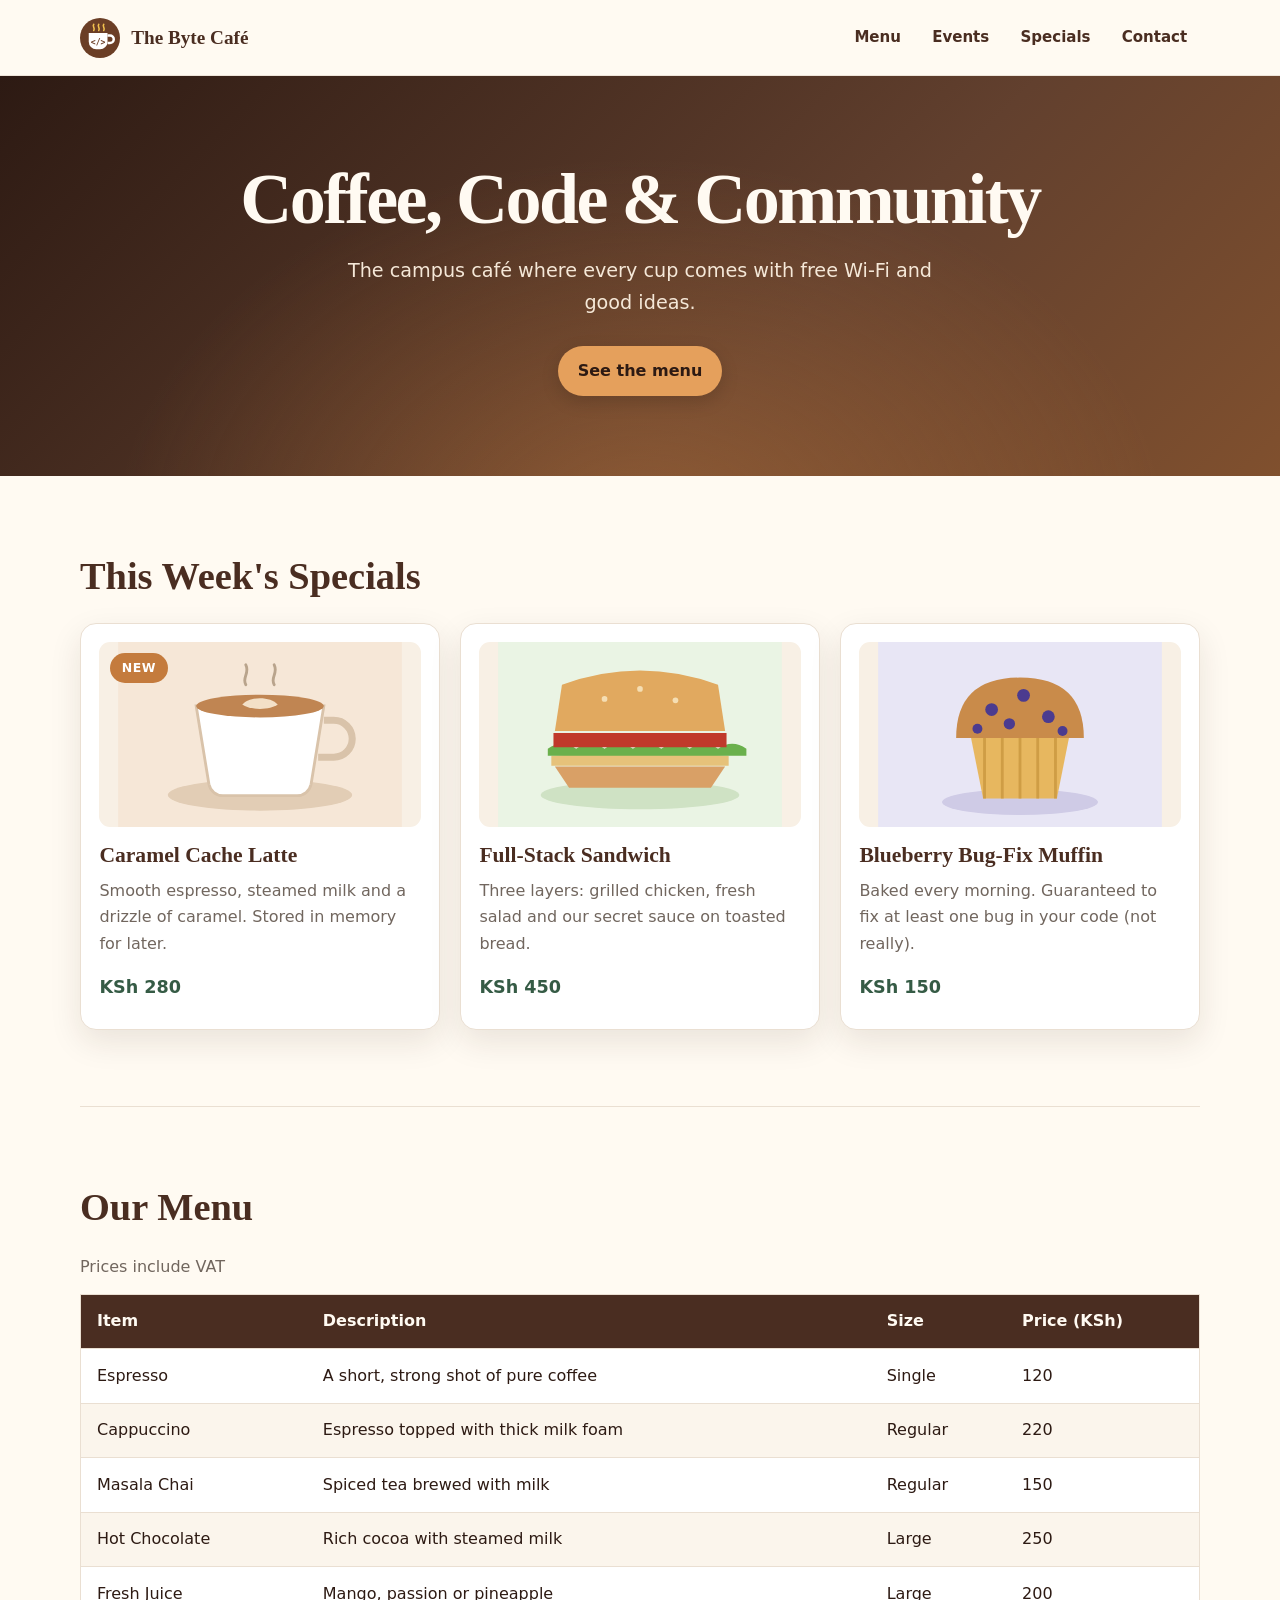
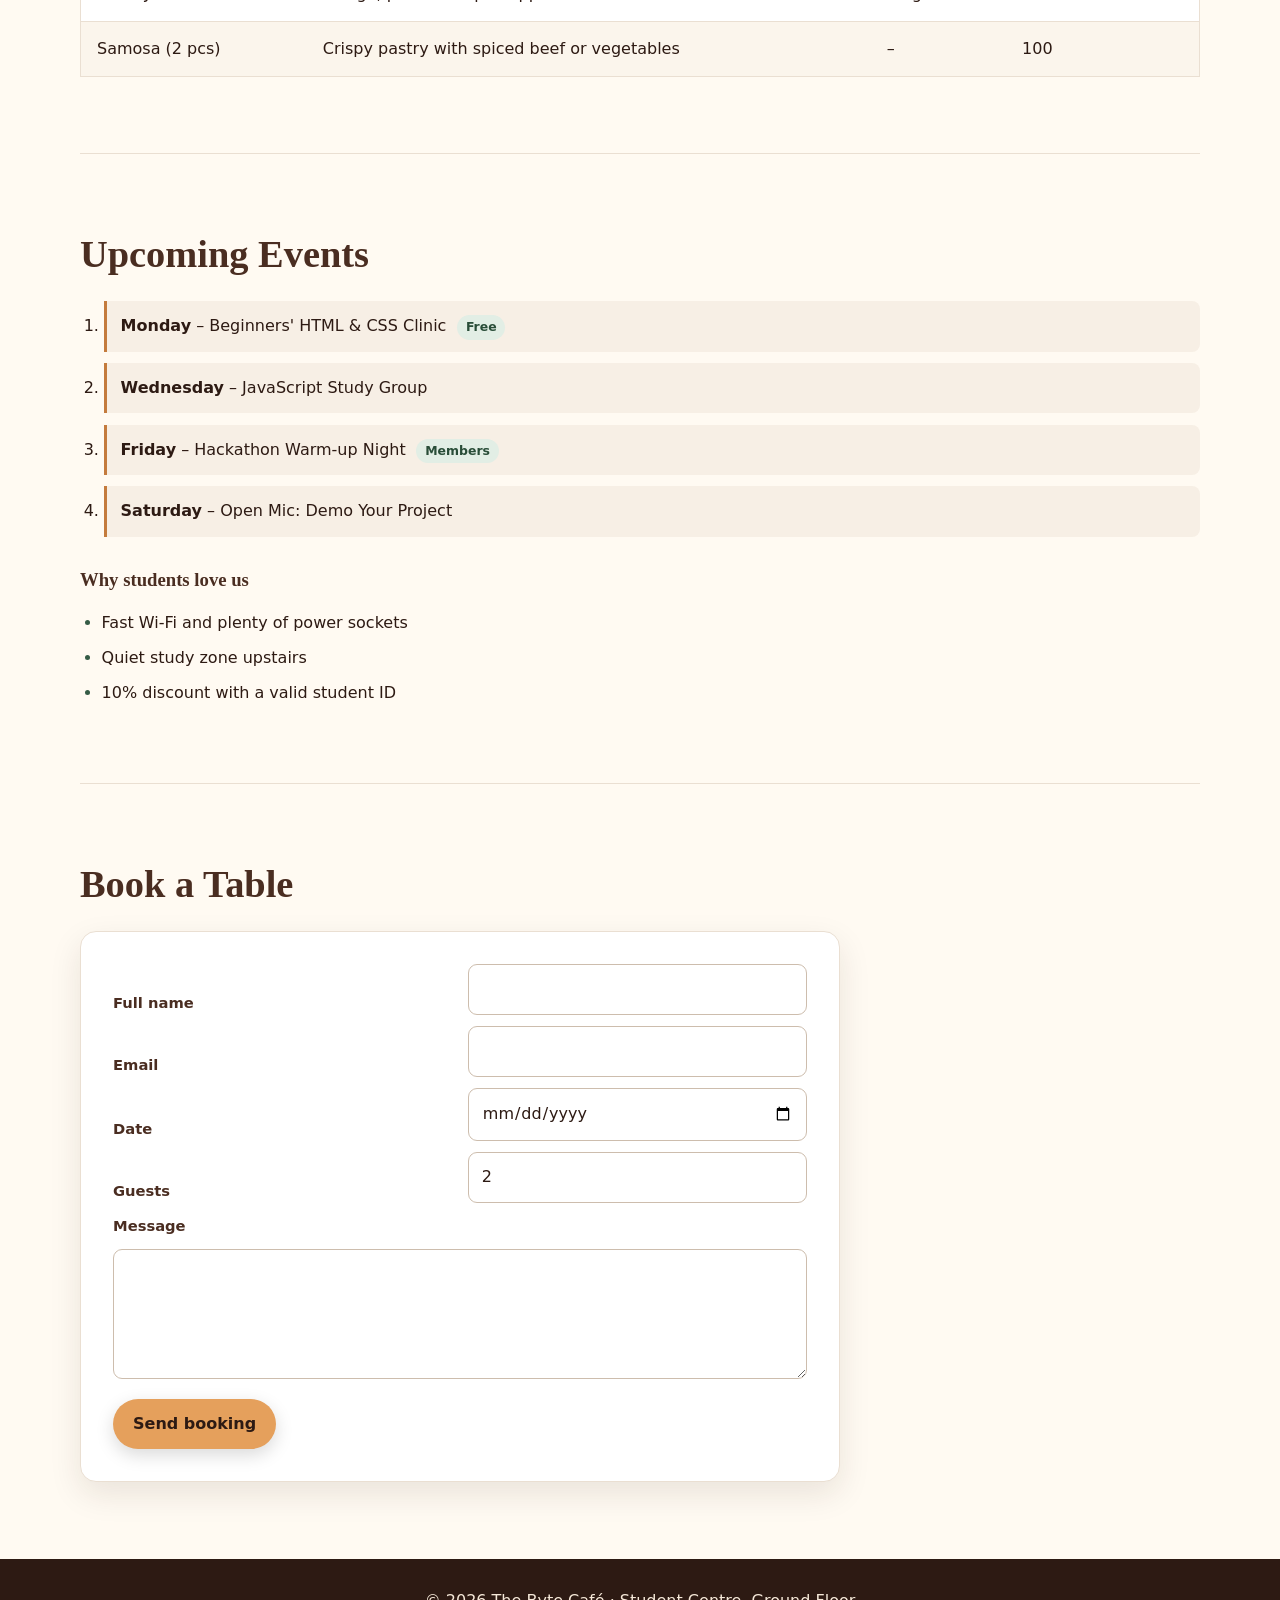
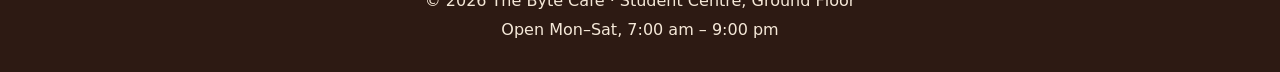
<file: index.html>
<!DOCTYPE html>
<html lang="en">
<head>
  <meta charset="UTF-8">
  <meta name="viewport" content="width=device-width, initial-scale=1">
  <title>The Byte Café – Campus Coffee &amp; Code</title>
  <link rel="stylesheet" href="css/style.css">
</head>
<body>

  <!-- ================= HEADER ================= -->
  <header class="site-header">
    <a href="#top" class="logo" id="top">
      <img src="images/logo.svg" alt="" width="40" height="40">
      <span>The Byte Café</span>
    </a>
    <nav aria-label="Main navigation">
      <ul class="nav-list">
        <li><a href="#menu">Menu</a></li>
        <li><a href="#events">Events</a></li>
        <li><a href="#specials">Specials</a></li>
        <li><a href="#contact">Contact</a></li>
      </ul>
    </nav>
  </header>

  <!-- ================= HERO ================= -->
  <section class="hero">
    <h1>Coffee, Code &amp; Community</h1>
    <p class="tagline">The campus café where every cup comes with free Wi-Fi and good ideas.</p>
    <a href="#menu" class="btn btn-primary">See the menu</a>
  </section>

  <main>

    <!-- ================= SPECIALS (cards) ================= -->
    <section id="specials" class="specials">
      <h2>This Week's Specials</h2>
      <div class="card-list">
        <article class="card">
          <span class="badge">New</span>
          <img src="images/latte.svg" alt="A caramel latte in a white cup">
          <h3>Caramel Cache Latte</h3>
          <p>Smooth espresso, steamed milk and a drizzle of caramel. Stored in memory for later.</p>
          <p class="price">KSh 280</p>
        </article>
        <article class="card">
          <img src="images/sandwich.svg" alt="A toasted chicken sandwich">
          <h3>Full-Stack Sandwich</h3>
          <p>Three layers: grilled chicken, fresh salad and our secret sauce on toasted bread.</p>
          <p class="price">KSh 450</p>
        </article>
        <article class="card">
          <img src="images/muffin.svg" alt="A blueberry muffin">
          <h3>Blueberry Bug-Fix Muffin</h3>
          <p>Baked every morning. Guaranteed to fix at least one bug in your code (not really).</p>
          <p class="price">KSh 150</p>
        </article>
      </div>
    </section>

    <!-- ================= MENU (table) ================= -->
    <section id="menu" class="menu">
      <h2>Our Menu</h2>
      <table class="menu-table">
        <caption>Prices include VAT</caption>
        <thead>
          <tr>
            <th scope="col">Item</th>
            <th scope="col">Description</th>
            <th scope="col">Size</th>
            <th scope="col">Price (KSh)</th>
          </tr>
        </thead>
        <tbody>
          <tr><td>Espresso</td><td>A short, strong shot of pure coffee</td><td>Single</td><td>120</td></tr>
          <tr><td>Cappuccino</td><td>Espresso topped with thick milk foam</td><td>Regular</td><td>220</td></tr>
          <tr><td>Masala Chai</td><td>Spiced tea brewed with milk</td><td>Regular</td><td>150</td></tr>
          <tr><td>Hot Chocolate</td><td>Rich cocoa with steamed milk</td><td>Large</td><td>250</td></tr>
          <tr><td>Fresh Juice</td><td>Mango, passion or pineapple</td><td>Large</td><td>200</td></tr>
          <tr><td>Samosa (2 pcs)</td><td>Crispy pastry with spiced beef or vegetables</td><td>–</td><td>100</td></tr>
        </tbody>
      </table>
    </section>

    <!-- ================= EVENTS (list) ================= -->
    <section id="events" class="events">
      <h2>Upcoming Events</h2>
      <ol class="event-list">
        <li><strong>Monday</strong> – Beginners' HTML &amp; CSS Clinic <span class="tag">Free</span></li>
        <li><strong>Wednesday</strong> – JavaScript Study Group</li>
        <li><strong>Friday</strong> – Hackathon Warm-up Night <span class="tag">Members</span></li>
        <li><strong>Saturday</strong> – Open Mic: Demo Your Project</li>
      </ol>
      <h3>Why students love us</h3>
      <ul class="feature-list">
        <li>Fast Wi-Fi and plenty of power sockets</li>
        <li>Quiet study zone upstairs</li>
        <li>10% discount with a valid student ID</li>
      </ul>
    </section>

    <!-- ================= CONTACT (form) ================= -->
    <section id="contact" class="contact">
      <h2>Book a Table</h2>
      <form class="booking-form" action="#" method="post">
        <label for="name">Full name</label>
        <input id="name" name="name" type="text" required>

        <label for="email">Email</label>
        <input id="email" name="email" type="email" required>

        <label for="date">Date</label>
        <input id="date" name="date" type="date">

        <label for="guests">Guests</label>
        <input id="guests" name="guests" type="number" min="1" max="12" value="2">

        <label for="message">Message</label>
        <textarea id="message" name="message" rows="4"></textarea>

        <button type="submit" class="btn btn-primary">Send booking</button>
      </form>
    </section>

  </main>

  <!-- ================= FOOTER ================= -->
  <footer class="site-footer">
    <p>&copy; 2026 The Byte Café · Student Centre, Ground Floor</p>
    <p>Open Mon–Sat, 7:00 am – 9:00 pm</p>
  </footer>

</body>
</html>
</file>
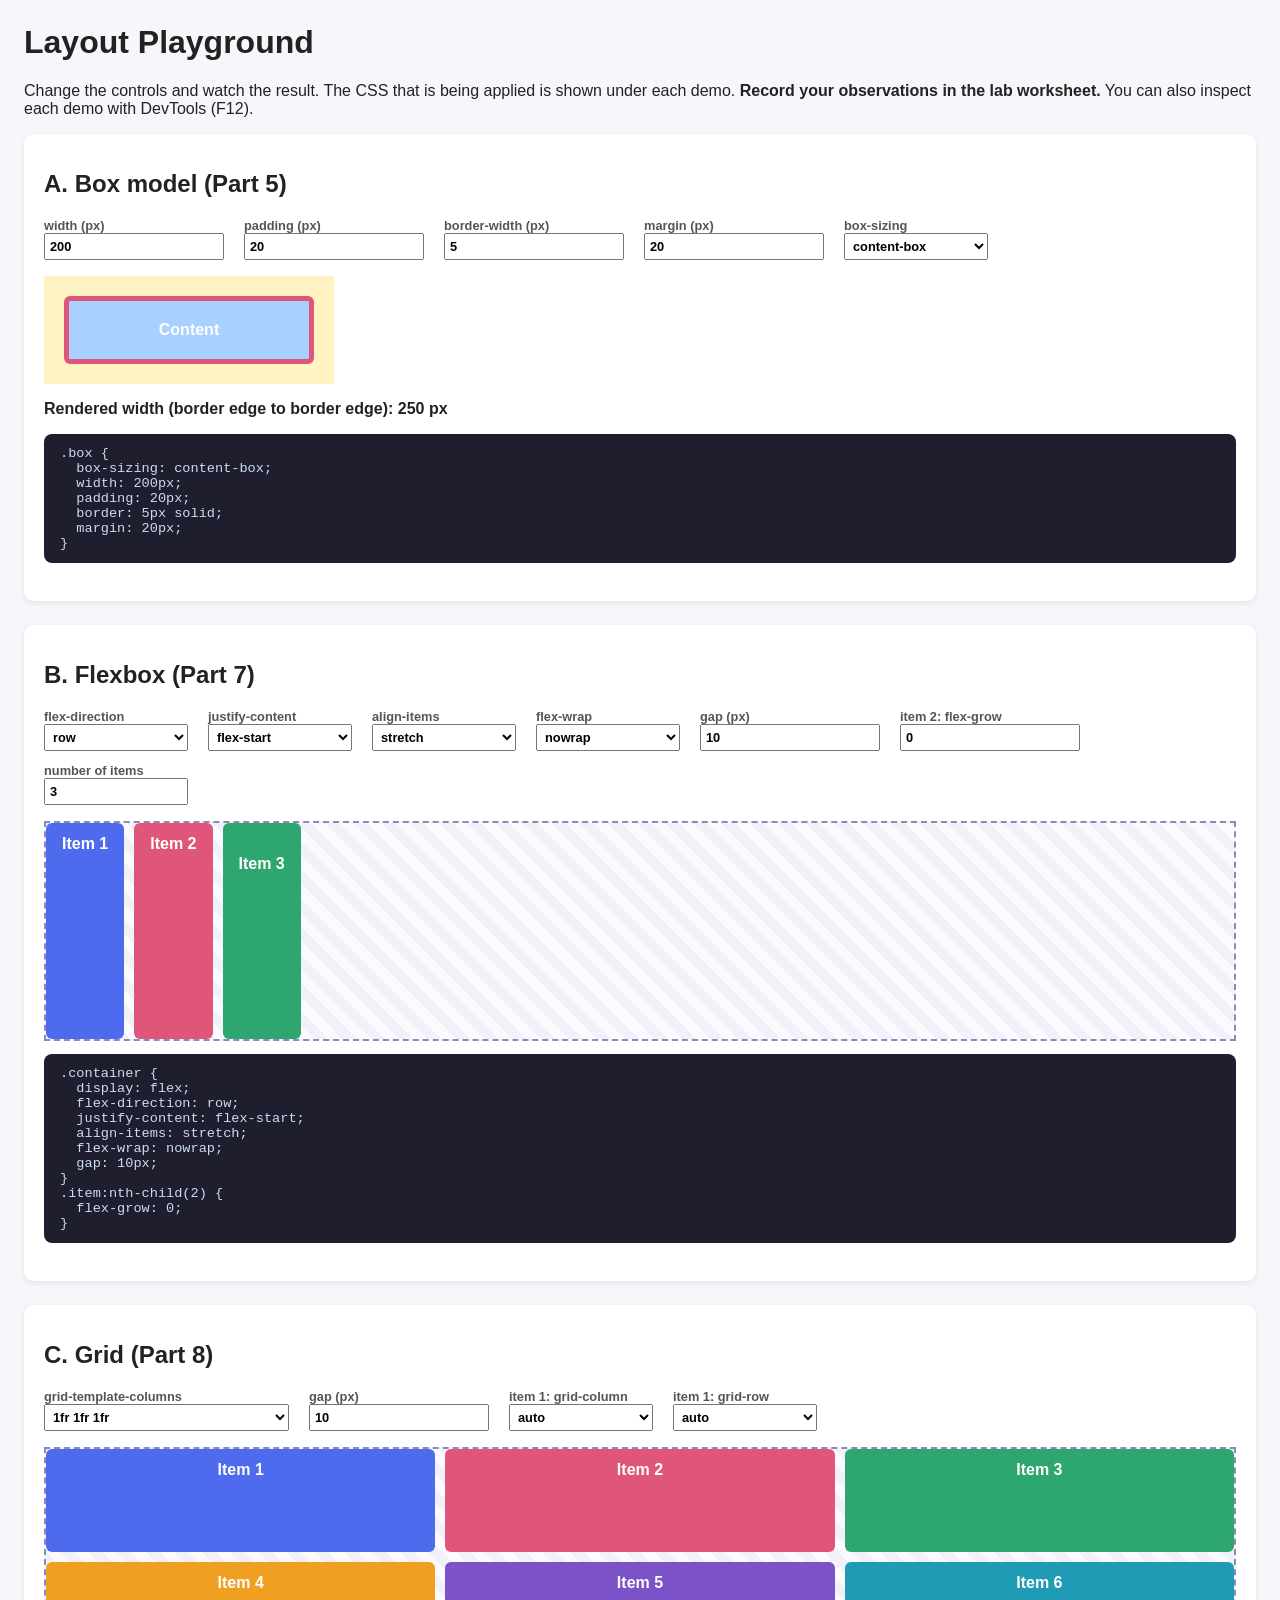
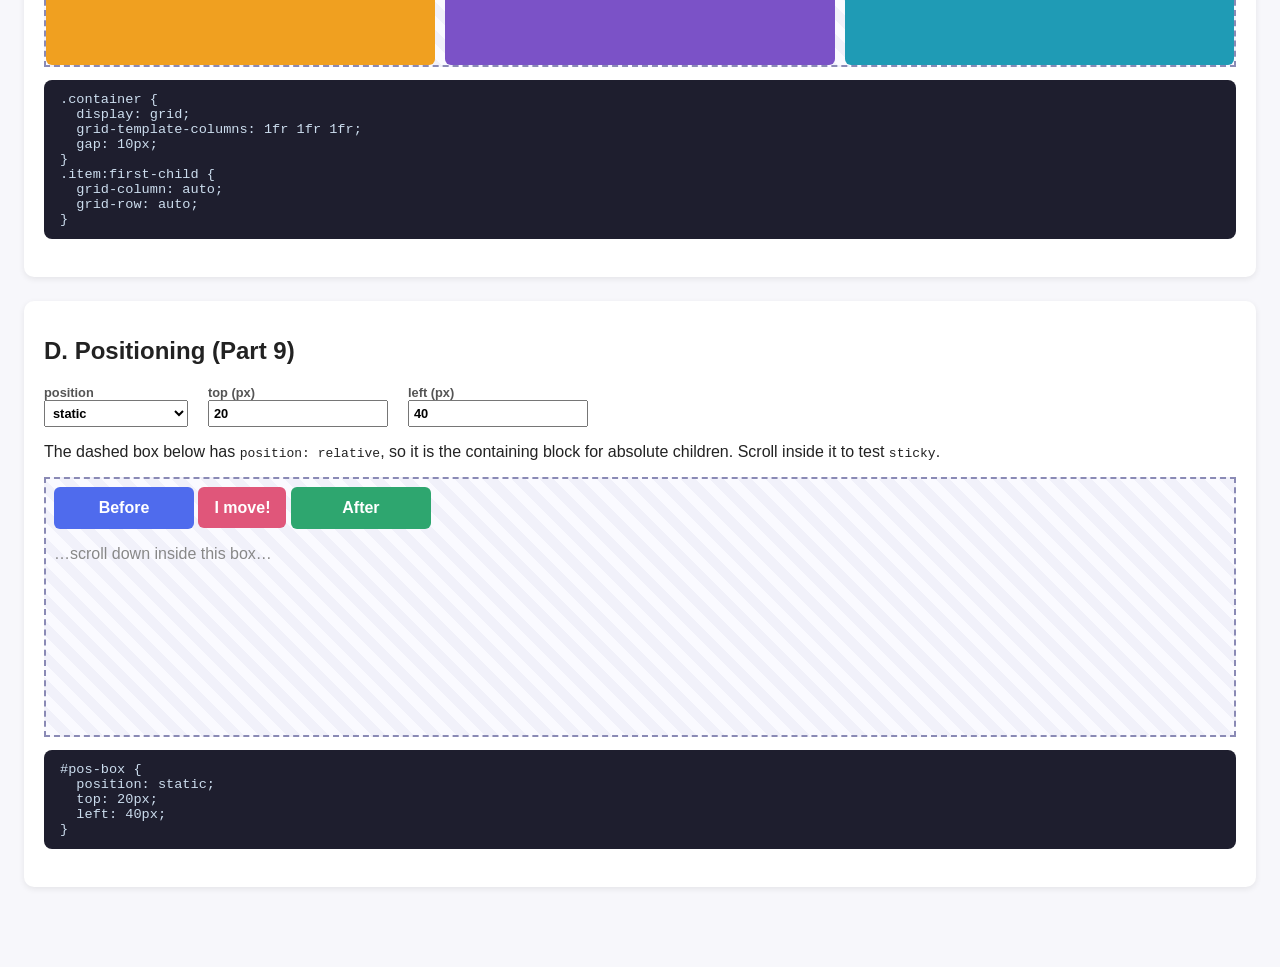
<file: exercises/layout-playground.html>
<!DOCTYPE html>
<html lang="en">
<head>
  <meta charset="UTF-8">
  <meta name="viewport" content="width=device-width, initial-scale=1">
  <title>Parts 5, 7, 8 &amp; 9 – Layout Playground</title>
  <style>
    * { box-sizing: border-box; }
    body { font-family: "Segoe UI", Arial, sans-serif; margin: 0; padding: 1.5rem; background: #f7f7fb; color: #222; }
    h1 { margin-top: 0; }
    section { background: #fff; border-radius: 10px; padding: 1rem 1.25rem 1.5rem; margin-bottom: 1.5rem; box-shadow: 0 2px 6px rgba(0,0,0,.08); }
    .controls { display: flex; flex-wrap: wrap; gap: .75rem 1.25rem; margin-bottom: 1rem; }
    .controls label { display: flex; flex-direction: column; font-size: .8rem; font-weight: 600; color: #555; }
    .controls select, .controls input { font: inherit; padding: .25rem; min-width: 9rem; }
    pre { background: #1e1e2e; color: #cde; padding: .75rem 1rem; border-radius: 8px; font-size: .85rem; overflow-x: auto; }
    .stage { border: 2px dashed #8a8ab5; min-height: 220px; background: repeating-linear-gradient(45deg,#fafaff,#fafaff 10px,#f1f1fa 10px,#f1f1fa 20px); }
    .item { background: #4f6bed; color: #fff; font-weight: 700; padding: .75rem 1rem; border-radius: 6px; text-align: center; }
    .item:nth-child(2) { background: #e0567a; }
    .item:nth-child(3) { background: #2ea66f; }
    .item:nth-child(4) { background: #f0a020; }
    .item:nth-child(5) { background: #7b52c7; }
    .item:nth-child(6) { background: #1f9bb5; }
    .tall { padding-top: 2rem; padding-bottom: 2rem; }

    /* box model demo */
    #bm-wrap { background: #fff3c4; display: inline-block; }
    #bm { background: #a8d1ff; border-style: solid; border-color: #e0567a; }
    #bm-wrap .note { font-size: .8rem; }

    /* positioning demo */
    #pos-stage { position: relative; height: 260px; overflow: auto; }
    #pos-stage .filler { height: 600px; padding: .5rem; color: #888; }
    #pos-box { width: 140px; background: #e0567a; }
    .ghost { display: inline-block; width: 140px; }
  </style>
</head>
<body>
  <h1>Layout Playground</h1>
  <p>Change the controls and watch the result. The CSS that is being applied is shown under each demo.
     <strong>Record your observations in the lab worksheet.</strong> You can also inspect each demo with DevTools (F12).</p>

  <!-- ============ BOX MODEL ============ -->
  <section id="box-model">
    <h2>A. Box model (Part 5)</h2>
    <div class="controls">
      <label>width (px)<input type="number" id="bm-width" value="200"></label>
      <label>padding (px)<input type="number" id="bm-padding" value="20"></label>
      <label>border-width (px)<input type="number" id="bm-border" value="5"></label>
      <label>margin (px)<input type="number" id="bm-margin" value="20"></label>
      <label>box-sizing
        <select id="bm-sizing"><option>content-box</option><option>border-box</option></select>
      </label>
    </div>
    <div id="bm-wrap"><div id="bm" class="item">Content</div></div>
    <p><strong>Rendered width (border edge to border edge): <span id="bm-out"></span> px</strong></p>
    <pre id="bm-code"></pre>
  </section>

  <!-- ============ FLEXBOX ============ -->
  <section id="flexbox">
    <h2>B. Flexbox (Part 7)</h2>
    <div class="controls">
      <label>flex-direction
        <select id="fx-direction"><option>row</option><option>row-reverse</option><option>column</option><option>column-reverse</option></select></label>
      <label>justify-content
        <select id="fx-justify"><option>flex-start</option><option>flex-end</option><option>center</option><option>space-between</option><option>space-around</option><option>space-evenly</option></select></label>
      <label>align-items
        <select id="fx-align"><option>stretch</option><option>flex-start</option><option>flex-end</option><option>center</option><option>baseline</option></select></label>
      <label>flex-wrap
        <select id="fx-wrap"><option>nowrap</option><option>wrap</option></select></label>
      <label>gap (px)<input type="number" id="fx-gap" value="10"></label>
      <label>item 2: flex-grow<input type="number" id="fx-grow" value="0" min="0"></label>
      <label>number of items<input type="number" id="fx-count" value="3" min="1" max="6"></label>
    </div>
    <div class="stage" id="fx-stage"></div>
    <pre id="fx-code"></pre>
  </section>

  <!-- ============ GRID ============ -->
  <section id="grid">
    <h2>C. Grid (Part 8)</h2>
    <div class="controls">
      <label>grid-template-columns
        <select id="gr-cols">
          <option>1fr 1fr 1fr</option>
          <option>1fr 2fr</option>
          <option>200px 1fr</option>
          <option>repeat(4, 1fr)</option>
          <option>repeat(auto-fit, minmax(150px, 1fr))</option>
        </select></label>
      <label>gap (px)<input type="number" id="gr-gap" value="10"></label>
      <label>item 1: grid-column
        <select id="gr-span"><option>auto</option><option>1 / 3</option><option>1 / -1</option><option>span 2</option></select></label>
      <label>item 1: grid-row
        <select id="gr-row"><option>auto</option><option>1 / 3</option><option>span 2</option></select></label>
    </div>
    <div class="stage" id="gr-stage"></div>
    <pre id="gr-code"></pre>
  </section>

  <!-- ============ POSITIONING ============ -->
  <section id="positioning">
    <h2>D. Positioning (Part 9)</h2>
    <div class="controls">
      <label>position
        <select id="ps-position"><option>static</option><option>relative</option><option>absolute</option><option>fixed</option><option>sticky</option></select></label>
      <label>top (px)<input type="number" id="ps-top" value="20"></label>
      <label>left (px)<input type="number" id="ps-left" value="40"></label>
    </div>
    <p>The dashed box below has <code>position: relative</code>, so it is the containing block for absolute children.
       Scroll inside it to test <code>sticky</code>.</p>
    <div class="stage" id="pos-stage">
      <div class="filler">
        <span class="item ghost">Before</span>
        <span class="item" id="pos-box">I move!</span>
        <span class="item ghost">After</span>
        <p>…scroll down inside this box…</p>
      </div>
    </div>
    <pre id="ps-code"></pre>
  </section>

<script>
  const $ = id => document.getElementById(id);

  function boxModel() {
    const w = +$('bm-width').value, p = +$('bm-padding').value, b = +$('bm-border').value,
          m = +$('bm-margin').value, s = $('bm-sizing').value, el = $('bm');
    Object.assign(el.style, { width: w + 'px', padding: p + 'px', borderWidth: b + 'px', margin: m + 'px', boxSizing: s });
    $('bm-out').textContent = Math.round(el.getBoundingClientRect().width);
    $('bm-code').textContent = `.box {\n  box-sizing: ${s};\n  width: ${w}px;\n  padding: ${p}px;\n  border: ${b}px solid;\n  margin: ${m}px;\n}`;
  }

  function flex() {
    const st = $('fx-stage'), n = +$('fx-count').value;
    st.innerHTML = '';
    for (let i = 1; i <= n; i++) {
      const d = document.createElement('div');
      d.className = 'item' + (i === 3 ? ' tall' : '');
      d.textContent = 'Item ' + i;
      st.appendChild(d);
    }
    const css = { display: 'flex', flexDirection: $('fx-direction').value, justifyContent: $('fx-justify').value,
                  alignItems: $('fx-align').value, flexWrap: $('fx-wrap').value, gap: $('fx-gap').value + 'px' };
    Object.assign(st.style, css);
    const g = +$('fx-grow').value;
    if (st.children[1]) st.children[1].style.flexGrow = g;
    $('fx-code').textContent =
`.container {\n  display: flex;\n  flex-direction: ${css.flexDirection};\n  justify-content: ${css.justifyContent};\n  align-items: ${css.alignItems};\n  flex-wrap: ${css.flexWrap};\n  gap: ${css.gap};\n}\n.item:nth-child(2) {\n  flex-grow: ${g};\n}`;
  }

  function grid() {
    const st = $('gr-stage');
    st.innerHTML = '';
    for (let i = 1; i <= 6; i++) {
      const d = document.createElement('div'); d.className = 'item'; d.textContent = 'Item ' + i; st.appendChild(d);
    }
    Object.assign(st.style, { display: 'grid', gridTemplateColumns: $('gr-cols').value, gap: $('gr-gap').value + 'px' });
    st.children[0].style.gridColumn = $('gr-span').value;
    st.children[0].style.gridRow = $('gr-row').value;
    $('gr-code').textContent =
`.container {\n  display: grid;\n  grid-template-columns: ${$('gr-cols').value};\n  gap: ${$('gr-gap').value}px;\n}\n.item:first-child {\n  grid-column: ${$('gr-span').value};\n  grid-row: ${$('gr-row').value};\n}`;
  }

  function pos() {
    const b = $('pos-box'), p = $('ps-position').value;
    Object.assign(b.style, { position: p, top: $('ps-top').value + 'px', left: $('ps-left').value + 'px' });
    $('ps-code').textContent = `#pos-box {\n  position: ${p};\n  top: ${$('ps-top').value}px;\n  left: ${$('ps-left').value}px;\n}`;
  }

  document.querySelectorAll('#box-model input, #box-model select').forEach(e => e.addEventListener('input', boxModel));
  document.querySelectorAll('#flexbox input, #flexbox select').forEach(e => e.addEventListener('input', flex));
  document.querySelectorAll('#grid input, #grid select').forEach(e => e.addEventListener('input', grid));
  document.querySelectorAll('#positioning input, #positioning select').forEach(e => e.addEventListener('input', pos));
  boxModel(); flex(); grid(); pos();
</script>
</body>
</html>
</file>
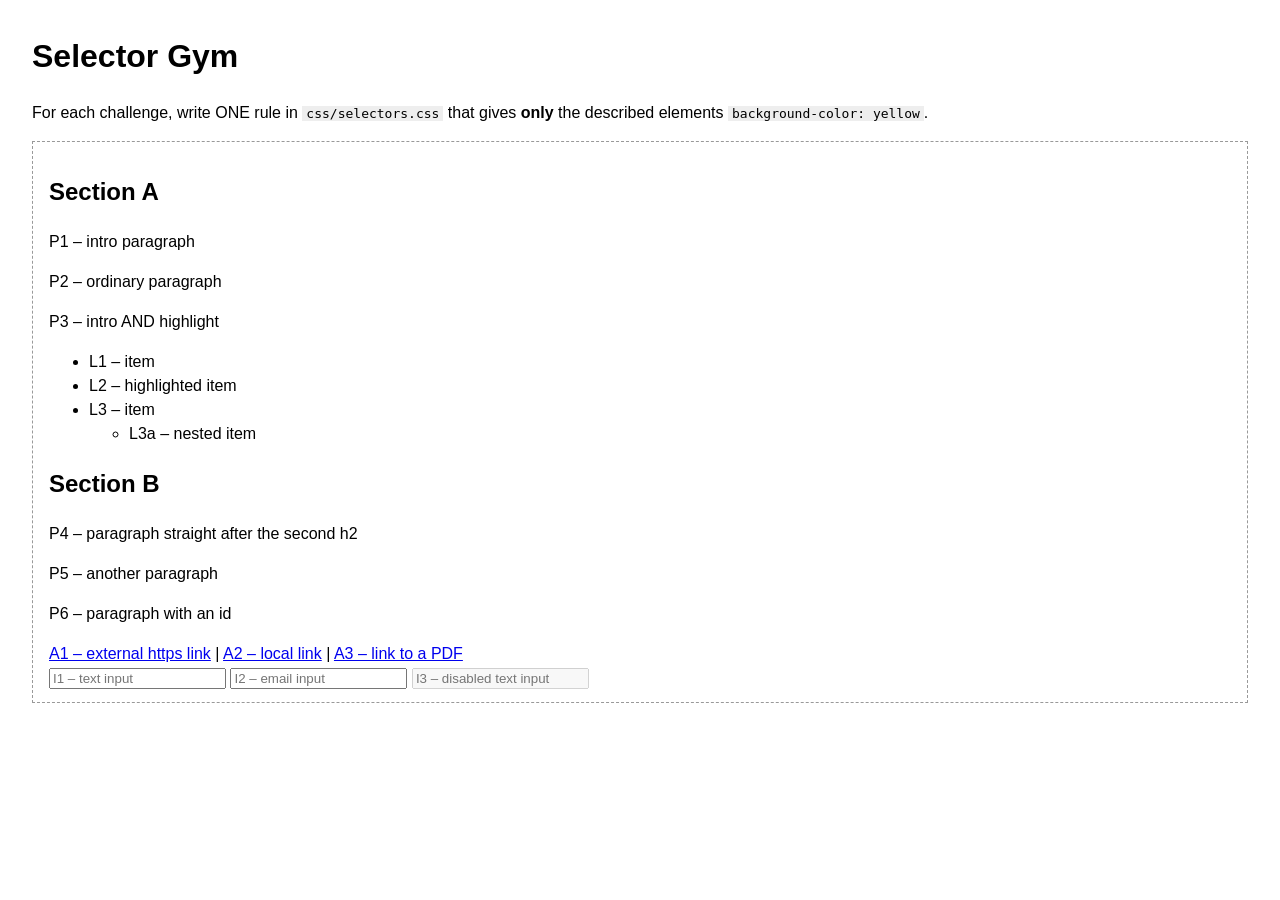
<file: exercises/selectors.html>
<!doctype html>
<html lang="en">
  <head>
    <meta charset="UTF-8" />
    <title>Part 2 – Selector Gym</title>
    <style>
      /* Helper styles – do not change */
      body {
        font-family: Arial, sans-serif;
        margin: 2rem;
        line-height: 1.5;
      }
      .box {
        border: 1px dashed #999;
        padding: 0.75rem 1rem;
        margin: 1rem 0;
      }
      code {
        background: #eee;
        padding: 0 4px;
      }
    </style>
    <!-- Write YOUR answers in css/selectors.css -->
    <link rel="stylesheet" href="css/selectors.css" />
  </head>
  <body>
    <h1>Selector Gym</h1>
    <p>
      For each challenge, write ONE rule in <code>css/selectors.css</code> that
      gives <strong>only</strong> the described elements
      <code>background-color: yellow</code>.
    </p>

    <div class="box" id="gym">
      <h2>Section A</h2>
      <p class="intro">P1 – intro paragraph</p>
      <p>P2 – ordinary paragraph</p>
      <p class="intro highlight">P3 – intro AND highlight</p>
      <ul>
        <li>L1 – item</li>
        <li class="highlight">L2 – highlighted item</li>
        <li>
          L3 – item
          <ul>
            <li>L3a – nested item</li>
          </ul>
        </li>
      </ul>
      <h2>Section B</h2>
      <p>P4 – paragraph straight after the second h2</p>
      <p>P5 – another paragraph</p>
      <p id="special">P6 – paragraph with an id</p>
      <a href="https://developer.mozilla.org">A1 – external https link</a> |
      <a href="contact.html">A2 – local link</a> |
      <a href="guide.pdf">A3 – link to a PDF</a>
      <form>
        <input type="text" placeholder="I1 – text input" />
        <input type="email" placeholder="I2 – email input" />
        <input type="text" placeholder="I3 – disabled text input" disabled />
      </form>
    </div>
  </body>
</html>
</file>
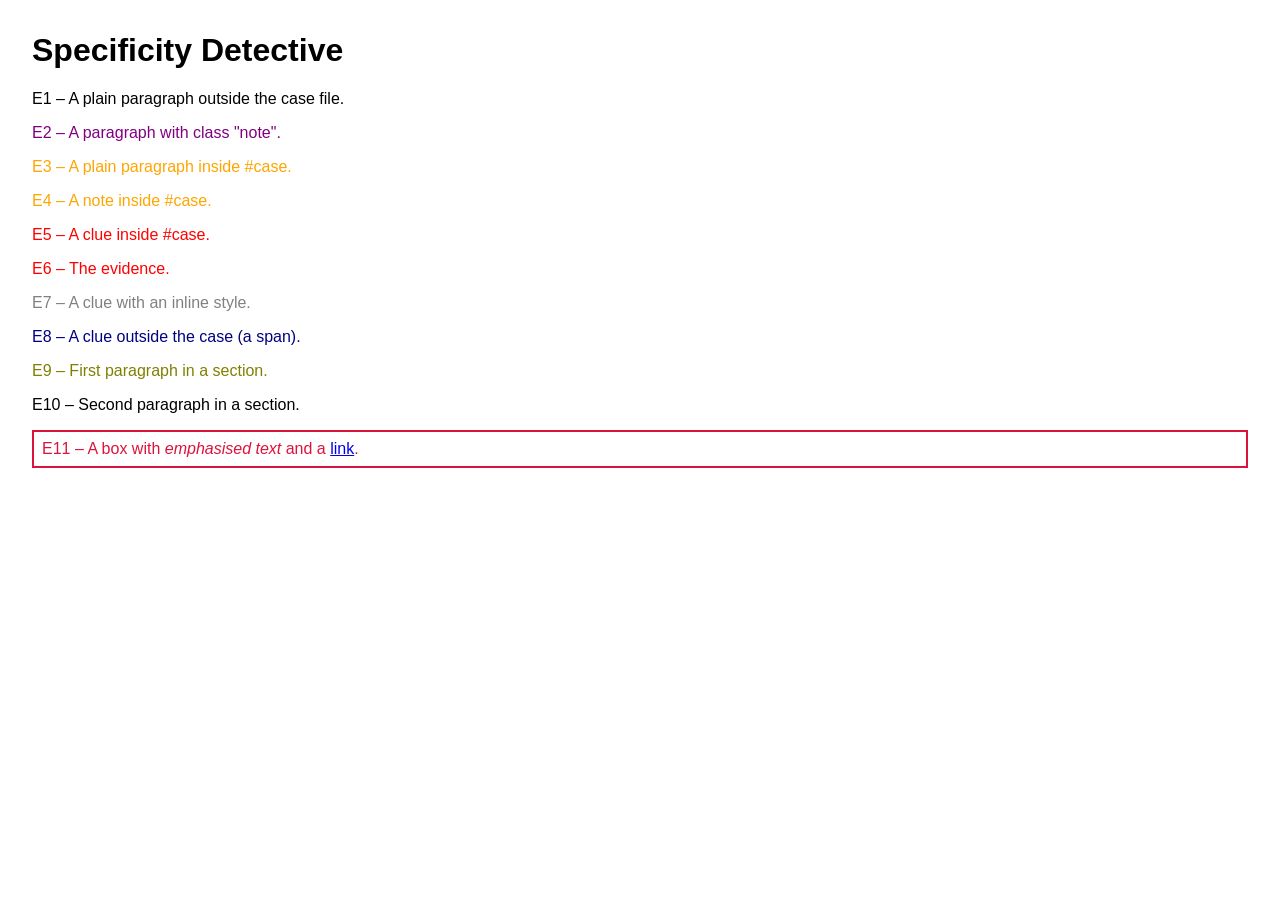
<file: exercises/specificity.html>
<!DOCTYPE html>
<html lang="en">
<head>
  <meta charset="UTF-8">
  <title>Part 3 – Specificity Detective</title>
  <style>
    body { font-family: Arial, sans-serif; margin: 2rem; }
    /* ====== DO NOT EDIT THESE RULES UNTIL STEP 3 ====== */
    /* R1 */ p              { color: black; }
    /* R2 */ .note          { color: green; }
    /* R3 */ #case p        { color: orange; }
    /* R4 */ p.note         { color: purple; }
    /* R5 */ .clue          { color: teal; }
    /* R6 */ div .clue      { color: brown; }
    /* R7 */ #case .clue    { color: red; }
    /* R8 */ .clue          { color: navy; }
    /* R9 */ #evidence      { color: magenta; }
    /* R10 */ section p:first-child { color: olive; }
    /* R11 */ .box          { color: crimson; border: 2px solid crimson; padding: .5rem; }
    /* ================================================== */
  </style>
</head>
<body>
  <h1>Specificity Detective</h1>

  <p>E1 – A plain paragraph outside the case file.</p>
  <p class="note">E2 – A paragraph with class "note".</p>

  <div id="case">
    <p>E3 – A plain paragraph inside #case.</p>
    <p class="note">E4 – A note inside #case.</p>
    <p class="clue">E5 – A clue inside #case.</p>
    <p class="clue" id="evidence">E6 – The evidence.</p>
    <p class="clue" style="color: gray;">E7 – A clue with an inline style.</p>
  </div>

  <span class="clue">E8 – A clue outside the case (a span).</span>

  <section>
    <p>E9 – First paragraph in a section.</p>
    <p>E10 – Second paragraph in a section.</p>
  </section>

  <div class="box">
    E11 – A box with <em>emphasised text</em> and a <a href="#">link</a>.
  </div>
</body>
</html>
</file>
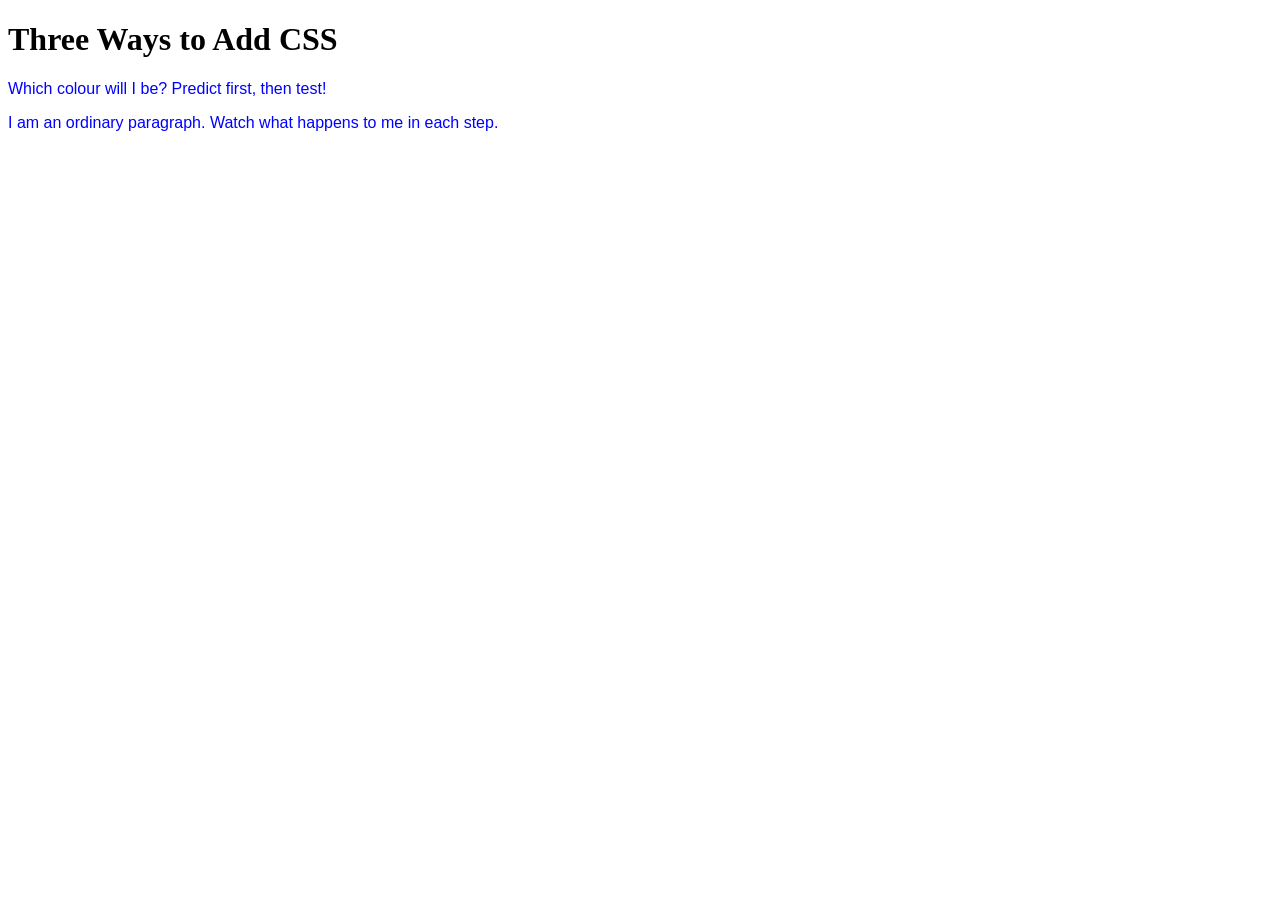
<file: exercises/three-ways.html>
<!DOCTYPE html>
<html lang="en">
<head>
  <meta charset="UTF-8">
  <title>Part 1 – Three ways to add CSS</title>

  <!-- STEP A: external stylesheet (already linked) -->
  <link rel="stylesheet" href="css/three-ways.css">

  <!-- STEP B: add an internal <style> element BELOW this comment -->

</head>
<body>
  <h1>Three Ways to Add CSS</h1>

  <!-- STEP C: add an inline style attribute to this paragraph -->
  <p id="target">Which colour will I be? Predict first, then test!</p>

  <p>I am an ordinary paragraph. Watch what happens to me in each step.</p>
</body>
</html>
</file>
<file: css/style.css>
/* =====================================================================
   The Byte Café – Team stylesheet
   Team members (Driver / Navigator):
     1. _________Flavin Osimbo_____________   2. ________Junior Kithome______________
   Write your CSS in the sections below. Keep the comments!
   Add a short comment above every rule explaining WHY you wrote it.
   ===================================================================== */

/* ---------- PART 4: Custom properties (colours, radius) ---------- */
/* Centralize the café palette and reusable measurements so the design stays consistent. */
:root {
  color-scheme: light;
  --brown: #4a2d21;
  --brown-dark: #2d1a13;
  --coffee: #70452f;
  --caramel: #c47b3d;
  --cream: #fffaf2;
  --paper: #ffffff;
  --muted: #71665e;
  --line: #eadfd2;
  --green: #355b45;
  --radius: 16px;
  --shadow: 0 12px 32px rgb(52 32 21 / 10%);
  --content-width: 1120px;
}

/* ---------- PART 5: Box model reset ---------- */
/* Include padding and borders in element widths to prevent unexpected overflow. */
*,
*::before,
*::after {
  box-sizing: border-box;
}

/* Give in-page links room beneath the sticky header and enable gentle scrolling. */
html {
  scroll-behavior: smooth;
  scroll-padding-top: 96px;
}

/* Establish readable typography, a warm page background, and a consistent text color. */
body {
  min-width: 320px;
  margin: 0;
  background: var(--cream);
  color: var(--brown-dark);
  font-family: system-ui, -apple-system, BlinkMacSystemFont, "Segoe UI", sans-serif;
  font-size: 16px;
  line-height: 1.65;
}

/* Keep media responsive so images never stretch beyond their containers. */
img {
  display: block;
  max-width: 100%;
}

/* Make heading typography compact and match the café's warm visual identity. */
h1,
h2,
h3 {
  margin-top: 0;
  color: var(--brown);
  font-family: Georgia, "Times New Roman", serif;
  line-height: 1.2;
}

/* Use section headings with enough separation to make the page easy to scan. */
h2 {
  margin-bottom: 1.5rem;
  font-size: clamp(1.8rem, 3vw, 2.4rem);
}

/* Make links identifiable while keeping their color in the café palette. */
a {
  color: var(--green);
  text-underline-offset: 0.2em;
}

/* Give keyboard users a clear focus indicator for interactive elements. */
a:focus-visible,
button:focus-visible,
input:focus-visible,
textarea:focus-visible {
  outline: 3px solid var(--caramel);
  outline-offset: 3px;
}

/* ---------- PART 7 & 9: Header (flexbox + sticky) ---------- */
/* Keep the brand and navigation aligned and available while scrolling. */
.site-header {
  position: sticky;
  z-index: 10;
  top: 0;
  display: flex;
  min-height: 76px;
  align-items: center;
  justify-content: space-between;
  gap: 1.5rem;
  padding: 0.75rem max(1.25rem, calc((100% - var(--content-width)) / 2));
  border-bottom: 1px solid rgb(234 223 210 / 80%);
  background: rgb(255 250 242 / 95%);
  backdrop-filter: blur(12px);
}

/* Treat the logo image and café name as one prominent, non-underlined brand link. */
.logo {
  display: inline-flex;
  flex: 0 0 auto;
  align-items: center;
  gap: 0.7rem;
  color: var(--brown);
  font-family: Georgia, "Times New Roman", serif;
  font-size: 1.2rem;
  font-weight: 700;
  text-decoration: none;
}

/* Keep the logo crisp and give it a subtle shape that fits the visual theme. */
.logo img {
  width: 40px;
  height: 40px;
  border-radius: 50%;
  object-fit: contain;
}

/* ---------- PART 6 & 7: Navigation list ---------- */
/* Lay out navigation links in a clean row without default list spacing. */
.nav-list {
  display: flex;
  flex-wrap: wrap;
  align-items: center;
  justify-content: flex-end;
  gap: 0.35rem;
  margin: 0;
  padding: 0;
  list-style: none;
}

/* Make each navigation target comfortable to click and easy to recognize. */
.nav-list a {
  display: inline-block;
  padding: 0.55rem 0.8rem;
  border-radius: 999px;
  color: var(--brown);
  font-size: 0.94rem;
  font-weight: 650;
  text-decoration: none;
  transition: background-color 160ms ease, color 160ms ease;
}

/* Highlight navigation on hover and keyboard focus without relying on color alone. */
.nav-list a:hover,
.nav-list a:focus-visible {
  background: #f0e2d2;
  color: var(--brown-dark);
}

/* ---------- Hero & buttons ---------- */
/* Give the introduction a rich, high-contrast banner that draws visitors into the page. */
.hero {
  display: grid;
  min-height: 390px;
  align-content: center;
  justify-items: center;
  padding: 5rem 1.25rem;
  background: radial-gradient(ellipse at 50% 115%, rgb(196 123 61 / 45%), transparent 58%),
    linear-gradient(135deg, #2d1a13, #62402e 62%, #80502e);
  color: #fffaf2;
  text-align: center;
}

/* Scale the hero title responsively while preserving strong contrast. */
.hero h1 {
  max-width: 850px;
  margin-bottom: 0.8rem;
  color: #fffaf2;
  font-size: clamp(2.5rem, 6vw, 4.5rem);
  letter-spacing: -0.035em;
}

/* Keep the supporting line readable and centered under the main message. */
.tagline {
  max-width: 620px;
  margin: 0 0 1.7rem;
  color: #f5e8d8;
  font-size: clamp(1rem, 2vw, 1.2rem);
}

/* Create a reusable, accessible button style for calls to action. */
.btn {
  display: inline-flex;
  min-height: 48px;
  align-items: center;
  justify-content: center;
  padding: 0.75rem 1.25rem;
  border: 0;
  border-radius: 999px;
  cursor: pointer;
  font: inherit;
  font-weight: 750;
  text-decoration: none;
  transition: transform 160ms ease, background-color 160ms ease, box-shadow 160ms ease;
}

/* Make primary actions stand out against both light and dark backgrounds. */
.btn-primary {
  background: #e5a05c;
  box-shadow: 0 6px 18px rgb(0 0 0 / 15%);
  color: #2d1a13;
}

/* Provide clear feedback when a button is hovered or pressed. */
.btn-primary:hover {
  transform: translateY(-2px);
  background: #f0b575;
  box-shadow: 0 10px 24px rgb(0 0 0 / 20%);
}

/* ---------- Main sections ---------- */
/* Constrain content width and add balanced page gutters for comfortable reading. */
main {
  width: min(var(--content-width), calc(100% - 2.5rem));
  margin-inline: auto;
}

/* Separate major content areas with consistent vertical spacing. */
main > section {
  padding-block: clamp(3rem, 6vw, 5rem);
}

/* Add subtle dividers so the page's sections are visually distinct. */
main > section + section {
  border-top: 1px solid var(--line);
}

/* ---------- PART 8: Cards (grid) ---------- */
/* Arrange specials in responsive columns that naturally collapse on smaller screens. */
.card-list {
  display: grid;
  grid-template-columns: repeat(3, minmax(0, 1fr));
  gap: 1.25rem;
}

/* ---------- PART 5 & 9: Card box model + badge ---------- */
/* Style each special as a flexible white panel with a soft lift from the page. */
.card {
  position: relative;
  overflow: hidden;
  padding: 1.15rem;
  border: 1px solid var(--line);
  border-radius: var(--radius);
  background: var(--paper);
  box-shadow: var(--shadow);
  transition: transform 180ms ease, box-shadow 180ms ease;
}

/* Lift a special slightly on hover to make the cards feel interactive. */
.card:hover {
  transform: translateY(-4px);
  box-shadow: 0 18px 38px rgb(52 32 21 / 15%);
}

/* Keep food illustrations a consistent size and prevent distortion. */
.card > img {
  width: 100%;
  height: 185px;
  margin-bottom: 1rem;
  border-radius: 11px;
  background: #f8f0e5;
  object-fit: contain;
}

/* Tighten card title spacing so each item reads as one compact unit. */
.card h3 {
  margin-bottom: 0.55rem;
  font-size: 1.35rem;
}

/* Use a quieter text tone for card descriptions without reducing legibility. */
.card p {
  margin: 0.5rem 0;
  color: var(--muted);
}

/* Emphasize prices so customers can quickly find the cost of each special. */
.card .price {
  margin-top: 1rem;
  color: var(--green);
  font-size: 1.1rem;
  font-weight: 800;
}

/* Pin a small contrasting label to the corner of the newly introduced item. */
.badge {
  position: absolute;
  z-index: 1;
  top: 1.8rem;
  left: 1.8rem;
  padding: 0.3rem 0.75rem;
  border-radius: 999px;
  background: var(--caramel);
  color: #fff;
  font-size: 0.78rem;
  font-weight: 800;
  letter-spacing: 0.04em;
  text-transform: uppercase;
}

/* ---------- PART 6: Menu table ---------- */
/* Allow the menu to scroll horizontally on narrow screens instead of breaking layout. */
.menu {
  overflow-x: auto;
}

/* Make menu rows easy to compare with consistent spacing and clear borders. */
.menu-table {
  width: 100%;
  min-width: 620px;
  border-collapse: collapse;
  border: 1px solid var(--line);
  border-radius: 12px;
  background: var(--paper);
  text-align: left;
}

/* Separate the VAT note from table headers while keeping it visually secondary. */
.menu-table caption {
  padding: 0 0 0.8rem;
  color: var(--muted);
  text-align: left;
}

/* Give column headings strong contrast so table structure is easy to understand. */
.menu-table thead {
  background: var(--brown);
  color: #fffaf2;
}

/* Keep table cell padding consistent and align text to the top for readability. */
.menu-table th,
.menu-table td {
  padding: 0.85rem 1rem;
  border-bottom: 1px solid var(--line);
  vertical-align: top;
}

/* Shade alternating menu rows to help the eye follow items across columns. */
.menu-table tbody tr:nth-child(even) {
  background: #fbf5ec;
}

/* Remove the final row border so the table ends cleanly. */
.menu-table tbody tr:last-child td {
  border-bottom: 0;
}

/* ---------- PART 6: Lists ---------- */
/* Give event entries clear spacing and a subtle left accent to group the schedule. */
.event-list {
  display: grid;
  gap: 0.7rem;
  margin: 0 0 2rem;
  padding-left: 1.5rem;
}

/* Make each event entry easier to scan as an individual line. */
.event-list li {
  padding: 0.75rem 0.85rem;
  border-left: 3px solid var(--caramel);
  border-radius: 0 8px 8px 0;
  background: #f7efe5;
}

/* Distinguish small event labels from the main schedule text. */
.tag {
  display: inline-block;
  margin-left: 0.35rem;
  padding: 0.12rem 0.55rem;
  border-radius: 999px;
  background: #e2eee5;
  color: #294d38;
  font-size: 0.78rem;
  font-weight: 750;
}

/* Space and indent the café feature list consistently with the event list. */
.feature-list {
  display: grid;
  gap: 0.55rem;
  margin-bottom: 0;
  padding-left: 1.35rem;
}

/* Tint feature list markers with the café green accent. */
.feature-list li::marker {
  color: var(--green);
}

/* ---------- PART 8: Booking form (grid) ---------- */
/* Present the booking form as a clear card with aligned labels and controls. */
.booking-form {
  display: grid;
  grid-template-columns: repeat(2, minmax(0, 1fr));
  gap: 0.7rem 1rem;
  max-width: 760px;
  padding: clamp(1.1rem, 3vw, 2rem);
  border: 1px solid var(--line);
  border-radius: var(--radius);
  background: var(--paper);
  box-shadow: var(--shadow);
}

/* Keep form labels prominent and aligned above their fields. */
.booking-form label {
  align-self: end;
  color: var(--brown);
  font-size: 0.92rem;
  font-weight: 700;
}

/* Give inputs and message fields a consistent, touch-friendly appearance. */
.booking-form input,
.booking-form textarea {
  width: 100%;
  min-height: 46px;
  padding: 0.7rem 0.8rem;
  border: 1px solid #cdbdad;
  border-radius: 9px;
  background: #fff;
  color: var(--brown-dark);
  font: inherit;
}

/* Let the longer message field use the full form width. */
.booking-form label[for="message"],
.booking-form textarea,
.booking-form button {
  grid-column: 1 / -1;
}

/* Allow visitors to resize longer messages vertically without breaking the layout. */
.booking-form textarea {
  min-height: 120px;
  resize: vertical;
}

/* Align the submit action to the start of the form and leave breathing room above it. */
.booking-form button {
  justify-self: start;
  margin-top: 0.5rem;
}

/* ---------- Footer ---------- */
/* Finish the page with a dark footer that clearly separates contact details from content. */
.site-footer {
  padding: 1.6rem 1.25rem;
  background: var(--brown-dark);
  color: #f5e8d8;
  text-align: center;
}

/* Keep footer lines compact and remove default paragraph gaps. */
.site-footer p {
  margin: 0.2rem 0;
}

/* ---------- PART 10: Responsive design ---------- */
/* Switch to two specials per row and stack the header when tablet-sized screens need room. */
@media (max-width: 800px) {
  .site-header {
    align-items: flex-start;
    flex-direction: column;
    gap: 0.25rem;
    padding-block: 0.75rem;
  }

  .nav-list {
    justify-content: flex-start;
  }

  .card-list {
    grid-template-columns: repeat(2, minmax(0, 1fr));
  }
}

/* Simplify the layout on phones so navigation, cards, and form fields remain comfortable. */
@media (max-width: 560px) {
  html {
    scroll-padding-top: 130px;
  }

  .site-header {
    position: relative;
  }

  .nav-list {
    gap: 0.1rem;
  }

  .nav-list a {
    padding: 0.45rem 0.55rem;
    font-size: 0.88rem;
  }

  .hero {
    min-height: 340px;
    padding-block: 4rem;
  }

  main {
    width: min(100% - 2rem, var(--content-width));
  }

  .card-list,
  .booking-form {
    grid-template-columns: 1fr;
  }

  .booking-form label[for="message"],
  .booking-form textarea,
  .booking-form button {
    grid-column: auto;
  }
}

/* Respect reduced-motion preferences by removing optional animated transitions and scrolling. */
@media (prefers-reduced-motion: reduce) {
  html {
    scroll-behavior: auto;
  }

  *,
  *::before,
  *::after {
    scroll-behavior: auto !important;
    transition-duration: 0.01ms !important;
  }
}
</file>
<file: exercises/css/selectors.css>
/* =========================================================
   Part 2 – Selector Gym
   Test ONE challenge at a time: keep the challenge you are working
   on active and comment the others out with  /* ... */
   Record each selector and the elements it matched in the worksheet.
   ========================================================= */

/* S1  All paragraphs (type selector) */
/* ??? { background-color: yellow; } */

/* S2  Only elements with class "intro" (class selector) */

/* S3  Only the element that has BOTH classes intro and highlight */

/* S4  Only paragraph P6 (id selector) */

/* S5  Only the <li> with class "highlight" – not P3! (type + class) */

/* S6  Only the NESTED list item L3a (descendant combinator) */

/* S7  Every paragraph that comes IMMEDIATELY after an <h2> (adjacent sibling) */

/* S8  Every paragraph that comes AFTER an <h2> at the same level (general sibling)
       Question: why does it match more than you might expect? */

/* S9  Only links whose href STARTS WITH "https" (attribute selector) */

/* S10 Only links whose href ENDS WITH ".pdf" */

/* S11 Only the email input */

/* S12 Only disabled inputs (pseudo-class) */

/* S13 The FIRST list item in every list (pseudo-class) */

/* S14 Both <h2> headings AND paragraph P6 in one rule (grouping) */
</file>
<file: exercises/css/three-ways.css>
/* Part 1 – external stylesheet */
p {
  color: blue;
  font-family: Arial, sans-serif;
}
</file>
